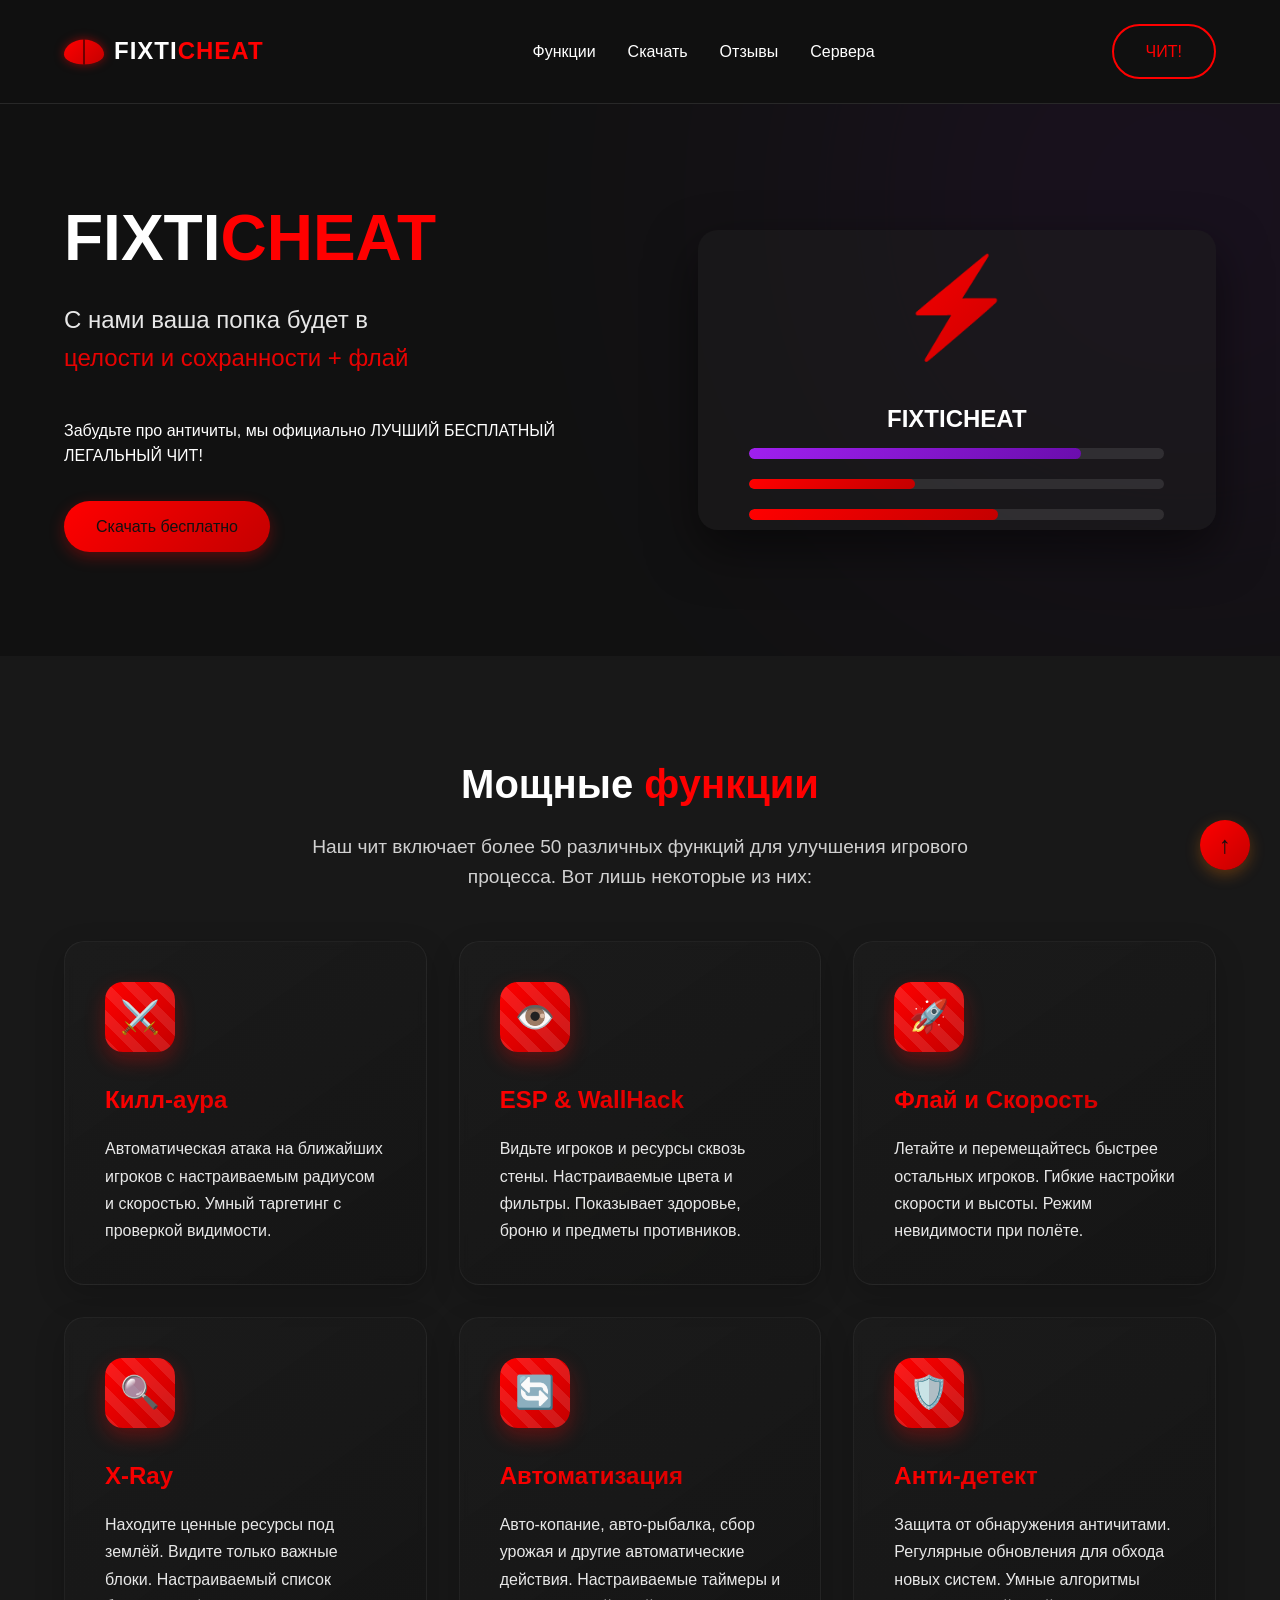
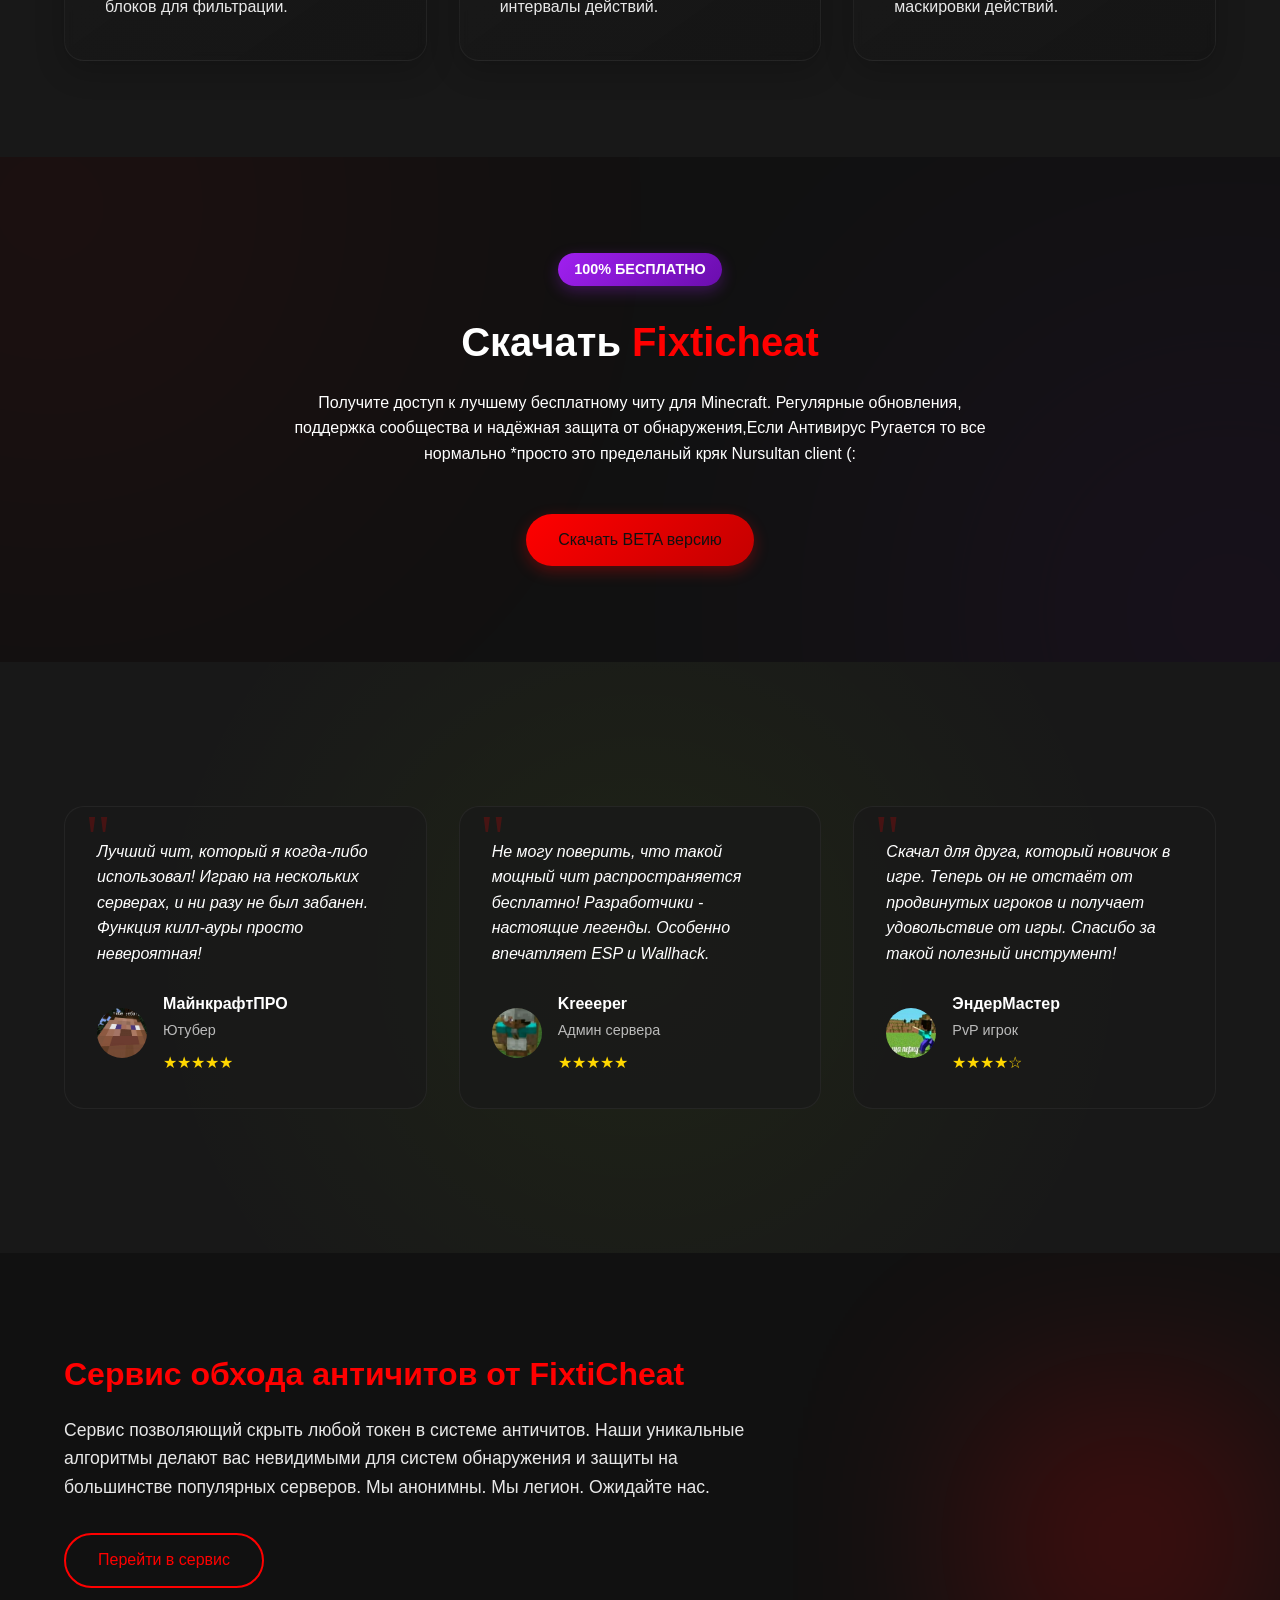
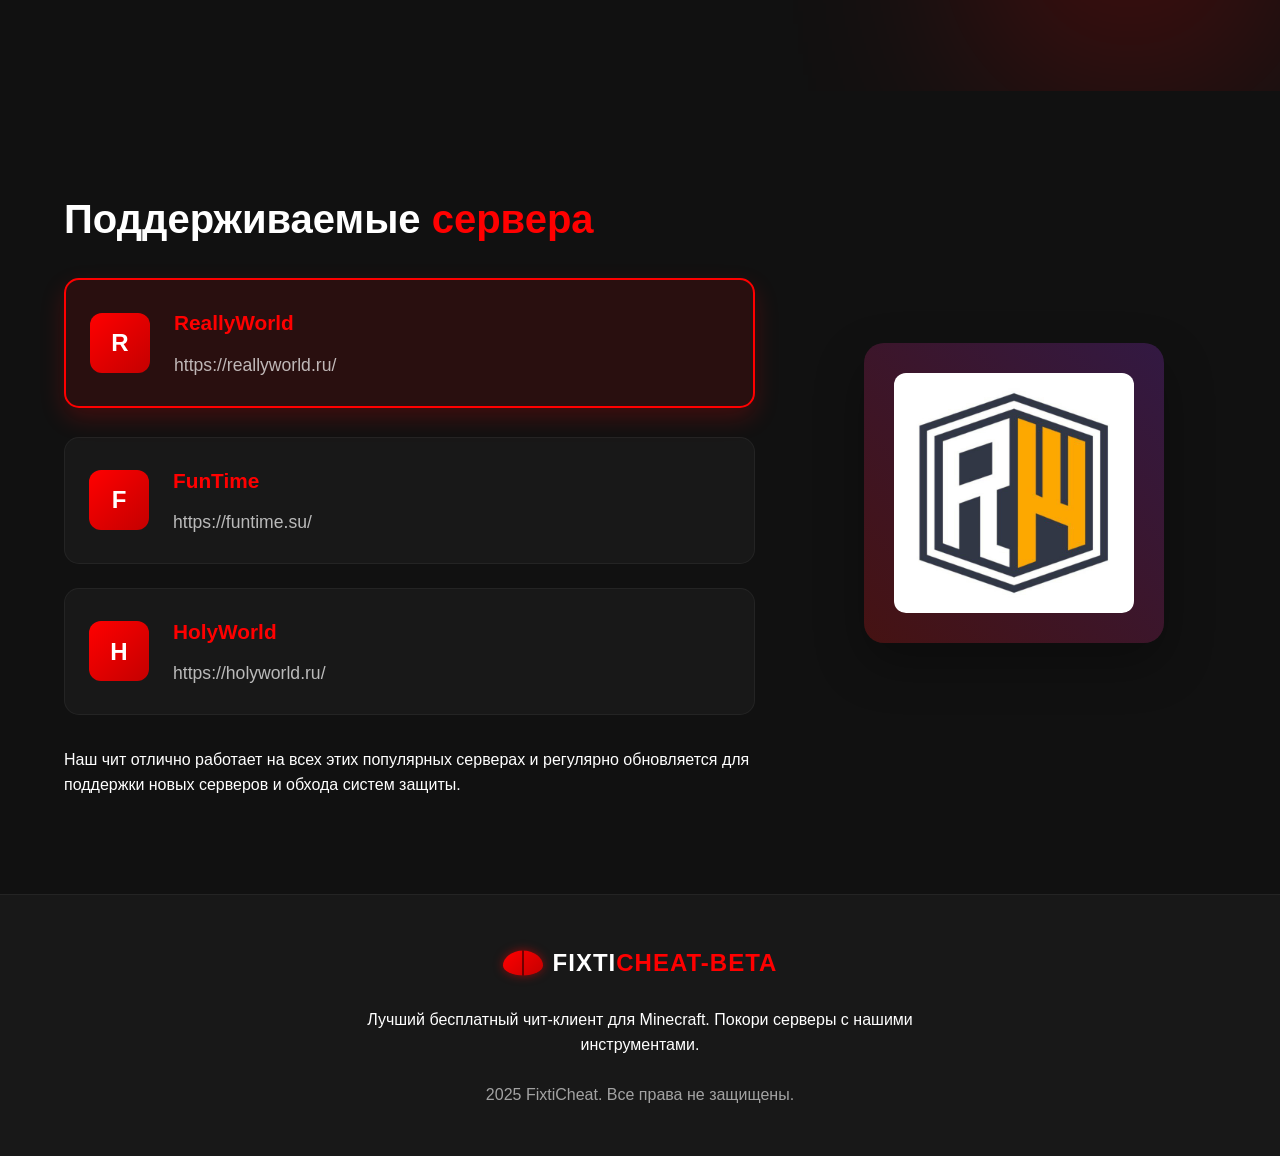
<file: index.htm>
﻿<!DOCTYPE html>
<html lang="ru">
<head>
    <meta charset="UTF-8">
    <meta name="viewport" content="width=device-width, initial-scale=1.0">
    <title>fixticheat - Лучший бесплатный чит для Minecraft</title>
    <link rel="preconnect" href="https://fonts.googleapis.com">
    <link rel="preconnect" href="https://fonts.gstatic.com" crossorigin="">
    <link href="css2?family=Mulish:wght@400;700&family=Rubik:wght@400;500;700&family=Unbounded:wght@400;500;700&display=swap" rel="stylesheet">
    <script src="https://vk.com/js/api/openapi.js?169" type="text/javascript"></script>
    <style>
        :root {
            --main-bg-color: #111111;
            --secondary-bg-color: #181818;
            --accent-color: #ff0000;
            --secondary-accent: #a020f0;
            --text-color: #ffffff;
            --gradient-accent: linear-gradient(135deg, #ff0000, #c40000);
            --gradient-purple: linear-gradient(135deg, #a020f0, #6a0dad);
        }
        
        * {
            margin: 0;
            padding: 0;
            box-sizing: border-box;
        }
        
        body {
            font-family: 'Rubik', sans-serif;
            background-color: var(--main-bg-color);
            color: var(--text-color);
            line-height: 1.6;
        }
        
        header {
            padding: 1.5rem 5%;
            display: flex;
            justify-content: space-between;
            align-items: center;
            border-bottom: 1px solid rgba(255, 255, 255, 0.1);
            position: sticky;
            top: 0;
            background-color: rgba(17, 17, 17, 0.95);
            backdrop-filter: blur(10px);
            z-index: 100;
        }
        
        .logo {
            display: flex;
            align-items: center;
        }
        
        .logo-icon {
            width: 40px;
            height: 40px;
            position: relative;
            margin-right: 10px;
        }
        
        /* Стилизованная попа как логотип */
        .logo-icon::before {
            content: "";
            position: absolute;
            width: 40px;
            height: 25px;
            background: var(--gradient-accent);
            border-radius: 50% 50% 50% 50% / 60% 60% 40% 40%;
            top: 50%;
            left: 50%;
            transform: translate(-50%, -50%);
            box-shadow: 0 0 10px rgba(255, 0, 0, 0.5);
        }
        
        /* Линия посередине */
        .logo-icon::after {
            content: "";
            position: absolute;
            width: 2px;
            height: 25px;
            background: rgba(0, 0, 0, 0.5);
            top: 50%;
            left: 50%;
            transform: translate(-50%, -50%);
        }
        
        .logo-text {
            font-family: 'Unbounded', sans-serif;
            font-weight: 700;
            font-size: 24px;
            letter-spacing: 1px;
        }
        
        nav ul {
            display: flex;
            list-style: none;
        }
        
        nav ul li {
            margin-left: 2rem;
        }
        
        nav ul li a {
            color: var(--text-color);
            text-decoration: none;
            font-family: 'Mulish', sans-serif;
            font-size: 16px;
            transition: color 0.3s;
            position: relative;
        }
        
        nav ul li a::after {
            content: "";
            position: absolute;
            width: 0;
            height: 2px;
            bottom: -5px;
            left: 0;
            background-color: var(--accent-color);
            transition: width 0.3s;
        }
        
        nav ul li a:hover {
            color: var(--accent-color);
        }
        
        nav ul li a:hover::after {
            width: 100%;
        }
        
        .button {
            display: inline-block;
            background-color: transparent;
            border: 2px solid var(--accent-color);
            color: var(--accent-color);
            padding: 0.8rem 2rem;
            border-radius: 50px;
            font-family: 'Unbounded', sans-serif;
            font-weight: 500;
            text-decoration: none;
            transition: all 0.3s;
            cursor: pointer;
            position: relative;
            overflow: hidden;
            z-index: 1;
        }
        
        .button::before {
            content: '';
            position: absolute;
            top: 0;
            left: 0;
            width: 0%;
            height: 100%;
            background: var(--gradient-accent);
            transition: all 0.3s;
            z-index: -1;
        }
        
        .button:hover {
            color: var(--main-bg-color);
        }
        
        .button:hover::before {
            width: 100%;
        }
        
        .button-filled {
            background: var(--gradient-accent);
            color: var(--main-bg-color);
            border: none;
            box-shadow: 0 5px 15px rgba(255, 0, 0, 0.3);
        }
        
        .button-filled::before {
            background: var(--main-bg-color);
        }
        
        .button-filled:hover {
            color: var(--accent-color);
            box-shadow: 0 8px 25px rgba(255, 0, 0, 0.5);
        }
        
        .hero {
            padding: 6rem 5%;
            display: flex;
            align-items: center;
            justify-content: space-between;
            position: relative;
            overflow: hidden;
        }
        
        .hero::before {
            content: '';
            position: absolute;
            width: 600px;
            height: 600px;
            background: var(--secondary-accent);
            filter: blur(200px);
            opacity: 0.1;
            top: -200px;
            right: -200px;
            border-radius: 50%;
            z-index: 0;
        }
        
        .hero-content {
            width: 50%;
            position: relative;
            z-index: 2;
        }
        
        .hero-title {
            font-family: 'Unbounded', sans-serif;
            font-size: 4rem;
            font-weight: 700;
            line-height: 1.2;
            margin-bottom: 1.5rem;
        }
        
        .accent {
            color: var(--accent-color);
            position: relative;
            display: inline-block;
        }
        
       
        
        .hero-subtitle {
            font-family: 'Rubik', sans-serif;
            font-size: 1.5rem;
            margin-bottom: 2.5rem;
            opacity: 0.9;
        }
        
        .hero-graphic-container {
            width: 45%;
            position: relative;
            z-index: 1;
            height: 300px;
            perspective: 1000px; /* Добавляем перспективу для 3D-эффекта */
        }
        
        .hero-graphic {
            width: 100%;
            height: 100%;
            position: relative;
            transition: transform 0.8s;
            transform-style: preserve-3d;
        }
        
        .hero-graphic-container:hover .hero-graphic {
            transform: rotateY(180deg);
        }
        
        .hero-graphic-front, .hero-graphic-back {
            width: 100%;
            height: 100%;
            position: absolute;
            backface-visibility: hidden;
            border-radius: 20px;
            overflow: hidden;
            box-shadow: 0 20px 50px rgba(0, 0, 0, 0.5);
        }
        
        .hero-graphic-front {
            background: rgba(30, 30, 30, 0.5);
            display: flex;
            flex-direction: column;
            justify-content: center;
            align-items: center;
        }
        
        .hero-graphic-back {
            background: #111;
            transform: rotateY(180deg);
            display: flex;
            justify-content: center;
            align-items: center;
        }
        
        .hero-graphic-back img {
            width: 90%;
            height: 90%;
            object-fit: contain;
            border-radius: 12px;
        }
        
        .graphic-icon {
            font-size: 6rem;
            margin-bottom: 1rem;
            background: var(--gradient-accent);
            -webkit-background-clip: text;
            -webkit-text-fill-color: transparent;
        }
        
        .graphic-text {
            font-family: 'Unbounded', sans-serif;
            font-weight: 700;
            font-size: 1.5rem;
            text-align: center;
        }

        .interface-element {
            width: 80%;
            height: 20px;
            background: rgba(255, 255, 255, 0.1);
            border-radius: 10px;
            margin: 10px 0;
            position: relative;
            overflow: hidden;
        }

        .interface-element::after {
            content: '';
            position: absolute;
            top: 0;
            left: 0;
            height: 100%;
            width: 60%;
            background: var(--gradient-accent);
            border-radius: 10px;
        }

        .interface-element:nth-child(3)::after {
            width: 80%;
            background: var(--gradient-purple);
        }

        .interface-element:nth-child(4)::after {
            width: 40%;
        }
        
        .features {
            padding: 6rem 5%;
            background-color: var(--secondary-bg-color);
            position: relative;
            z-index: 1;
        }
        
        .features::before {
            content: '';
            position: absolute;
            width: 100%;
            height: 100%;
            top: 0;
            left: 0;
            background: radial-gradient(circle at center, rgba(158, 255, 0, 0.05) 0%, transparent 70%);
            opacity: 0.05;
            z-index: -1;
        }
        
        .section-title {
            font-family: 'Unbounded', sans-serif;
            font-size: 2.5rem;
            font-weight: 700;
            margin-bottom: 1rem;
            text-align: center;
        }
        
        .section-subtitle {
            font-family: 'Mulish', sans-serif;
            font-size: 1.2rem;
            opacity: 0.8;
            max-width: 700px;
            margin: 0 auto 3rem auto;
            text-align: center;
        }
        
        .features-grid {
            display: grid;
            grid-template-columns: repeat(auto-fit, minmax(300px, 1fr));
            gap: 2rem;
        }
        
        .feature-card {
            background: linear-gradient(145deg, rgba(30, 30, 30, 0.6), rgba(20, 20, 20, 0.8));
            border-radius: 20px;
            padding: 2.5rem;
            transition: all 0.4s;
            position: relative;
            overflow: hidden;
            border: 1px solid rgba(255, 255, 255, 0.05);
            box-shadow: 0 10px 30px rgba(0, 0, 0, 0.2);
            backdrop-filter: blur(5px);
        }
        
        .feature-card::before {
            content: '';
            position: absolute;
            top: 0;
            left: 0;
            width: 4px;
            height: 0;
            background: var(--gradient-accent);
            transition: height 0.4s;
        }
        
        .feature-card:hover {
            transform: translateY(-15px);
            box-shadow: 0 15px 40px rgba(255, 81, 0, 0.15);
        }
        
        .feature-card:hover::before {
            height: 100%;
        }
        
        .feature-icon {
            width: 70px;
            height: 70px;
            background: var(--gradient-accent);
            border-radius: 18px;
            display: flex;
            align-items: center;
            justify-content: center;
            margin-bottom: 1.8rem;
            font-size: 2rem;
            box-shadow: 0 8px 20px rgba(255, 0, 0, 0.3);
            position: relative;
            z-index: 1;
            overflow: hidden;
        }
        
        .feature-icon::after {
            content: '';
            position: absolute;
            top: -10px;
            left: -10px;
            width: 160%;
            height: 160%;
            background: repeating-linear-gradient(
                45deg,
                transparent,
                transparent 10px,
                rgba(255, 255, 255, 0.1) 10px,
                rgba(255, 255, 255, 0.1) 20px
            );
            z-index: -1;
            animation: iconBgMove 20s linear infinite;
        }
        
        @keyframes iconBgMove {
            0% {
                transform: rotate(0deg);
            }
            100% {
                transform: rotate(360deg);
            }
        }
        
        .feature-title {
            font-family: 'Unbounded', sans-serif;
            font-size: 1.5rem;
            margin-bottom: 1rem;
            background: var(--gradient-accent);
            -webkit-background-clip: text;
            -webkit-text-fill-color: transparent;
        }
        
        .feature-desc {
            font-family: 'Mulish', sans-serif;
            opacity: 0.9;
            line-height: 1.7;
        }
        
        .download {
            padding: 6rem 5%;
            text-align: center;
            position: relative;
            overflow: hidden;
        }
        
        .glow {
            position: absolute;
            width: 500px;
            height: 500px;
            border-radius: 50%;
            background: var(--accent-color);
            filter: blur(200px);
            opacity: 0.1;
            z-index: 0;
        }
        
        .glow-1 {
            top: -200px;
            left: -200px;
        }
        
        .glow-2 {
            bottom: -200px;
            right: -200px;
            background: var(--secondary-accent);
        }
        
        .download-content {
            position: relative;
            z-index: 2;
        }
        
        .download-buttons {
            margin-top: 3rem;
            display: flex;
            justify-content: center;
            gap: 2rem;
        }
        
        .free-tag {
            display: inline-block;
            background: var(--gradient-purple);
            color: white;
            padding: 0.3rem 1rem;
            border-radius: 50px;
            font-size: 0.9rem;
            font-weight: bold;
            margin-bottom: 1.5rem;
            box-shadow: 0 5px 15px rgba(160, 32, 240, 0.3);
        }
        
        .app-preview {
            padding: 6rem 5%;
            display: flex;
            align-items: center;
            justify-content: space-between;
            background-color: var(--secondary-bg-color);
            position: relative;
            overflow: hidden;
        }
        
        .app-text {
            width: 45%;
            position: relative;
            z-index: 2;
        }
        
        .app-mockup {
            width: 45%;
            text-align: right;
            position: relative;
            z-index: 2;
        }
        
        .phone-mockup {
            width: 280px;
            height: 570px;
            background: #000;
            border-radius: 40px;
            margin: 0 auto;
            position: relative;
            overflow: hidden;
            border: 8px solid #333;
            box-shadow: 0 20px 50px rgba(0, 0, 0, 0.3);
            transform: perspective(1000px) rotateY(10deg) rotateX(5deg);
            transition: transform 0.5s;
        }
        
        .phone-mockup:hover {
            transform: perspective(1000px) rotateY(0deg) rotateX(0deg);
        }
        
        .phone-notch {
            width: 150px;
            height: 30px;
            background: #000;
            position: absolute;
            top: 0;
            left: 50%;
            transform: translateX(-50%);
            border-bottom-left-radius: 15px;
            border-bottom-right-radius: 15px;
            z-index: 3;
        }
        
        .phone-screen {
            width: 100%;
            height: 100%;
            background: #111;
            position: relative;
            overflow: hidden;
        }
        
        .app-header {
            width: 100%;
            height: 80px;
            background: rgba(30, 30, 30, 0.8);
            display: flex;
            justify-content: center;
            align-items: center;
            position: relative;
        }
        
        .app-logo {
            display: flex;
            flex-direction: column;
            align-items: center;
        }
        
        .app-logo-icon {
            width: 40px;
            height: 40px;
            background: var(--gradient-accent);
            border-radius: 10px;
            display: flex;
            align-items: center;
            justify-content: center;
            margin-bottom: 5px;
            font-size: 1.2rem;
            font-weight: bold;
        }
        
        .app-logo-text {
            font-size: 12px;
            color: white;
        }
        
        .app-menu {
            padding: 20px;
        }
        
        .app-menu-item {
            width: 100%;
            height: 50px;
            background: rgba(255, 255, 255, 0.1);
            border-radius: 10px;
            margin-bottom: 15px;
            display: flex;
            align-items: center;
            padding: 0 15px;
        }
        
        .app-menu-icon {
            width: 30px;
            height: 30px;
            background: var(--accent-color);
            border-radius: 8px;
            display: flex;
            align-items: center;
            justify-content: center;
            margin-right: 15px;
            font-size: 0.8rem;
        }
        
        .app-title {
            font-family: 'Unbounded', sans-serif;
            font-size: 2.5rem;
            margin-bottom: 1.5rem;
            color: var(--accent-color);
        }
        
        .app-subtitle {
            font-family: 'Rubik', sans-serif;
            font-size: 2rem;
            margin-bottom: 2rem;
        }
        
        .burning {
            padding: 6rem 5%;
            display: flex;
            align-items: center;
            justify-content: space-between;
            position: relative;
            overflow: hidden;
        }
        
        .burning-text {
            width: 60%;
            position: relative;
            z-index: 2;
        }
        
        .burning-title {
            font-family: 'Unbounded', sans-serif;
            font-size: 2rem;
            margin-bottom: 1rem;
            color: var(--accent-color);
        }
        
        .burning-desc {
            font-family: 'Mulish', sans-serif;
            font-size: 1.1rem;
            margin-bottom: 2rem;
            opacity: 0.9;
        }
        
        .burning-visual {
            width: 35%;
            position: relative;
            z-index: 1;
            height: 300px;
            display: flex;
            justify-content: center;
            align-items: center;
        }
        
        .anon-mask {
            width: 200px;
            height: 200px;
            background-color: #222;
            border-radius: 10px;
            position: relative;
            z-index: 2;
            animation: float 6s ease-in-out infinite;
            display: flex;
            align-items: center;
            justify-content: center;
            color: white;
            font-family: 'Unbounded', sans-serif;
            text-align: center;
            font-size: 0.9rem;
            line-height: 1.4;
            padding: 20px;
        }
        
        .anon-mask::before {
            content: "Тут будет моя\nкрутая PNG маска\nанонимуса\n\n[мне лень её\nсейчас рисовать]";
            white-space: pre-line;
        }
        
        .flame {
            position: absolute;
            bottom: 0;
            right: 0;
            width: 300px;
            height: 300px;
            background: linear-gradient(to top, #ff0000, #ff0000);
            filter: blur(100px);
            opacity: 0.2;
            z-index: 0;
            animation: flicker 5s infinite alternate;
        }
        
        @keyframes flicker {
            0%, 100% {
                opacity: 0.2;
                transform: scale(1);
            }
            50% {
                opacity: 0.3;
                transform: scale(1.1);
            }
        }
        
        .burning-visual .flame {
            width: 200px;
            height: 200px;
            bottom: -50px;
            right: 50%;
            transform: translateX(50%);
            opacity: 0.4;
            filter: blur(50px);
        }
        
        .testimonials {
            padding: 6rem 5%;
            background-color: var(--secondary-bg-color);
            position: relative;
        }
        
        .testimonials::before {
            content: '';
            position: absolute;
            width: 100%;
            height: 100%;
            top: 0;
            left: 0;
            background: radial-gradient(circle at center, rgba(158, 255, 0, 0.05) 0%, rgba(17, 17, 17, 0) 70%);
            z-index: 0;
        }
        
        .testimonials-container {
            position: relative;
            z-index: 1;
        }
        
        .testimonials-grid {
            display: grid;
            grid-template-columns: repeat(auto-fit, minmax(300px, 1fr));
            gap: 2rem;
            margin-top: 3rem;
            margin-bottom: 3rem;
        }
        
        .testimonial-card {
            background: rgba(25, 25, 25, 0.8);
            border-radius: 20px;
            padding: 2rem;
            border: 1px solid rgba(255, 255, 255, 0.05);
            position: relative;
            transition: transform 0.3s, box-shadow 0.3s;
        }
        
        .testimonial-card:hover {
            transform: translateY(-10px);
            box-shadow: 0 15px 30px rgba(0, 0, 0, 0.3);
        }
        
        .testimonial-quote {
            font-size: 4rem;
            position: absolute;
            top: -20px;
            left: 20px;
            color: var(--accent-color);
            opacity: 0.2;
            font-family: Georgia, serif;
        }
        
        .testimonial-text {
            font-family: 'Mulish', sans-serif;
            font-style: italic;
            margin-bottom: 1.5rem;
            position: relative;
            z-index: 1;
        }
        
        .testimonial-author {
            display: flex;
            align-items: center;
        }
        
        .author-avatar {
        width: 50px;
        height: 50px;
        border-radius: 50%;
        margin-right: 1rem;
        overflow: hidden; /* Добавляем, чтобы изображение не выходило за пределы круглой рамки */
        display: flex;
        align-items: center;
        justify-content: center;
    }
    
    .avatar-img {
        width: 100%;
        height: 100%;
        object-fit: cover; /* Обеспечивает правильное масштабирование изображения */
    }
        
        .author-info h4 {
            font-family: 'Rubik', sans-serif;
            margin-bottom: 0.2rem;
        }
        
        .author-info p {
            font-family: 'Mulish', sans-serif;
            opacity: 0.7;
            font-size: 0.9rem;
        }
        
        .rating {
            color: #ffd700;
            margin-top: 0.5rem;
        }
        
        /* Стили для блока комментариев VK */
        .vk-comments-container {
            background: rgba(25, 25, 25, 0.8);
            border-radius: 20px;
            padding: 2rem;
            border: 1px solid rgba(255, 255, 255, 0.05);
            box-shadow: 0 10px 30px rgba(0, 0, 0, 0.2);
            margin-top: 2rem;
            margin-bottom: 2rem;
            position: relative;
            z-index: 2;
        }
        
        .vk-comments-title {
            font-family: 'Unbounded', sans-serif;
            font-size: 1.5rem;
            margin-bottom: 2rem;
            color: var(--accent-color);
            text-align: center;
        }
        
        #vk_comments {
            width: 100%;
            max-width: 100%;
            margin: 0 auto;
        }
        
        .servers {
            padding: 6rem 5%;
            display: flex;
            align-items: center;
            justify-content: space-between;
        }
        
        .servers-content {
            width: 60%;
        }
        
        .servers-visual {
            width: 35%;
            text-align: center;
        }
        
        .servers-title {
            font-family: 'Unbounded', sans-serif;
            font-size: 2.5rem;
            margin-bottom: 2rem;
        }
        
        .servers-list {
            font-family: 'Mulish', sans-serif;
            font-size: 1.1rem;
            line-height: 1.8;
            margin-bottom: 2rem;
        }
        
        .server-item {
            background: rgba(30, 30, 30, 0.6);
            border-radius: 15px;
            padding: 1.5rem;
            margin-bottom: 1.5rem;
            border: 1px solid rgba(255, 255, 255, 0.05);
            transition: all 0.3s;
            display: flex;
            align-items: center;
            cursor: pointer;
        }
        
        .server-item:hover {
            transform: translateY(-5px);
            box-shadow: 0 10px 20px rgba(255, 0, 0, 0.1);
            border-color: var(--accent-color);
        }
        
        .server-icon {
            width: 60px;
            height: 60px;
            background: var(--gradient-accent);
            border-radius: 12px;
            display: flex;
            justify-content: center;
            align-items: center;
            margin-right: 1.5rem;
            font-size: 1.5rem;
            font-weight: bold;
        }
        
        .server-info h3 {
            font-family: 'Unbounded', sans-serif;
            font-size: 1.3rem;
            margin-bottom: 0.5rem;
            color: var(--accent-color);
        }
        
        .server-info a {
            color: rgba(255, 255, 255, 0.7);
            text-decoration: none;
            transition: color 0.3s;
        }
        
        .server-info a:hover {
            color: var(--accent-color);
        }
        
        .servers-image {
            width: 300px;
            height: 300px;
            background: rgba(30, 30, 30, 0.5);
            border-radius: 20px;
            display: flex;
            justify-content: center;
            align-items: center;
            margin: 0 auto;
            box-shadow: 0 20px 50px rgba(0, 0, 0, 0.3);
            position: relative;
            overflow: hidden;
            transition: all 0.3s ease-in-out;
        }
        
        .servers-image::after {
            content: '';
            position: absolute;
            top: 0;
            left: 0;
            width: 100%;
            height: 100%;
            background: linear-gradient(45deg, rgba(255, 0, 0, 0.2), rgba(160, 32, 240, 0.2));
            z-index: 1;
        }
        
        .server-icon-display {
            position: relative;
            z-index: 2;
            font-size: 8rem;
            font-weight: bold;
            color: var(--accent-color);
            text-shadow: 0 0 20px rgba(255, 0, 0, 0.5);
            transition: all 0.5s;
            display: flex;
            justify-content: center;
            align-items: center;
            width: 100%;
            height: 100%;
        }
        
        .server-icon-fallback {
            font-size: 8rem;
            font-weight: bold;
            color: var(--accent-color);
            text-shadow: 0 0 20px rgba(255, 0, 0, 0.5);
        }
        
        .server-icon-img {
            max-width: 80%;
            max-height: 80%;
            object-fit: contain;
            display: none;
            border-radius: 12px; /* Добавляем небольшое закругление краёв */
        }
        
        .server-item.active {
            border: 2px solid var(--accent-color);
            background: rgba(255, 0, 0, 0.1);
            transform: translateY(-5px);
            box-shadow: 0 10px 25px rgba(255, 0, 0, 0.2);
        }
        
        footer {
            padding: 3rem 5%;
            background-color: var(--secondary-bg-color);
            text-align: center;
            border-top: 1px solid rgba(255, 255, 255, 0.05);
        }
        
        .footer-links {
            display: flex;
            justify-content: center;
            gap: 2rem;
            margin: 2rem 0;
        }
        
        .footer-links a {
            color: var(--text-color);
            text-decoration: none;
            font-family: 'Mulish', sans-serif;
            transition: color 0.3s;
        }
        
        .footer-links a:hover {
            color: var(--accent-color);
        }
        
        .copyright {
            font-family: 'Mulish', sans-serif;
            opacity: 0.6;
            margin-top: 1.5rem;
        }
        
        .back-to-top {
            position: fixed;
            right: 30px;
            bottom: 30px;
            width: 50px;
            height: 50px;
            border-radius: 50%;
            background: var(--gradient-accent);
            display: flex;
            align-items: center;
            justify-content: center;
            text-decoration: none;
            box-shadow: 0 5px 15px rgba(255, 123, 0, 0.3);
            transition: transform 0.3s;
            z-index: 99;
        }
        
        .back-to-top:hover {
            transform: translateY(-5px);
        }
        
        .back-to-top span {
            color: var(--main-bg-color);
            font-size: 24px;
            font-weight: bold;
        }

        @media screen and (max-width: 768px) {
            .hero, .app-preview, .burning, .servers {
                flex-direction: column;
            }
            
            .hero-content, .hero-graphic-container, .app-text, .app-mockup, .burning-text, .burning-visual, .servers-content, .servers-visual {
                width: 100%;
                margin-bottom: 2rem;
            }
            
            .hero-title {
                font-size: 3rem;
            }
            
            nav ul {
                display: none;
            }
            
            .servers-visual {
                order: -1;
            }
            
            .phone-mockup {
                margin: 0 auto;
            }
        }
    </style>
</head>
<body>
    <script type="text/javascript">
        VK.init({
          apiId: 53285860,
          onlyWidgets: true
        });
    </script>

    <header>
        <div class="logo">
            <div class="logo-icon"></div>
            <div class="logo-text">FIXTI<span style="color: var(--accent-color);">CHEAT</span></div>
        </div>
        <nav>
            <ul>
                <li><a href="#features">Функции</a></li>
                <li><a href="#download">Скачать</a></li>
                <li><a href="#testimonials">Отзывы</a></li>
                <li><a href="#servers">Сервера</a></li>
            </ul>
        </nav>
        <a href="#download" class="button"> ЧИТ!</a>
    </header>

    <section class="hero">
        <div class="hero-content">
            <h1 class="hero-title">FIXTI<span class="accent">CHEAT</span></h1>
            <p class="hero-subtitle">С нами ваша попка будет в <span class="accent">целости и сохранности + флай</span></p>
            <p style="margin-bottom: 2rem;">Забудьте про античиты, мы официально ЛУЧШИЙ БЕСПЛАТНЫЙ ЛЕГАЛЬНЫЙ ЧИТ!</p>
            <a href="#download" class="button button-filled">Скачать бесплатно</a>
        </div>
        <div class="hero-graphic-container">
            <div class="hero-graphic">
                <div class="hero-graphic-front">
                    <div class="graphic-icon">⚡</div>
                    <div class="graphic-text">FIXTICHEAT</div>
                    <div class="interface-element"></div>
                    <div class="interface-element"></div>
                    <div class="interface-element"></div>
                </div>
                <div class="hero-graphic-back">
                    <img src="images/popa-card.jpg" alt="FixtiCheat">
                </div>
            </div>
        </div>
    </section>

    <section class="features" id="features">
        <div class="section-title">Мощные <span class="accent">функции</span></div>
        <p class="section-subtitle">Наш чит включает более 50 различных функций для улучшения игрового процесса. Вот лишь некоторые из них:</p>
        <div class="features-grid">
            <div class="feature-card">
                <div class="feature-icon">⚔️</div>
                <h3 class="feature-title">Килл-аура</h3>
                <p class="feature-desc">Автоматическая атака на ближайших игроков с настраиваемым радиусом и скоростью. Умный таргетинг с проверкой видимости.</p>
            </div>
            <div class="feature-card">
                <div class="feature-icon">👁️</div>
                <h3 class="feature-title">ESP & WallHack</h3>
                <p class="feature-desc">Видьте игроков и ресурсы сквозь стены. Настраиваемые цвета и фильтры. Показывает здоровье, броню и предметы противников.</p>
            </div>
            <div class="feature-card">
                <div class="feature-icon">🚀</div>
                <h3 class="feature-title">Флай и Скорость</h3>
                <p class="feature-desc">Летайте и перемещайтесь быстрее остальных игроков. Гибкие настройки скорости и высоты. Режим невидимости при полёте.</p>
            </div>
            <div class="feature-card">
                <div class="feature-icon">🔍</div>
                <h3 class="feature-title">X-Ray</h3>
                <p class="feature-desc">Находите ценные ресурсы под землёй. Видите только важные блоки. Настраиваемый список блоков для фильтрации.</p>
            </div>
            <div class="feature-card">
                <div class="feature-icon">🔄</div>
                <h3 class="feature-title">Автоматизация</h3>
                <p class="feature-desc">Авто-копание, авто-рыбалка, сбор урожая и другие автоматические действия. Настраиваемые таймеры и интервалы действий.</p>
            </div>
            <div class="feature-card">
                <div class="feature-icon">🛡️</div>
                <h3 class="feature-title">Анти-детект</h3>
                <p class="feature-desc">Защита от обнаружения античитами. Регулярные обновления для обхода новых систем. Умные алгоритмы маскировки действий.</p>
            </div>
        </div>
    </section>

    <section class="download" id="download">
        <div class="glow glow-1"></div>
        <div class="glow glow-2"></div>
        <div class="download-content">
            <span class="free-tag">100% БЕСПЛАТНО</span>
            <h2 class="section-title">Скачать <span class="accent">Fixticheat</span></h2>
            <p style="max-width: 700px; margin: 0 auto 2rem auto;">Получите доступ к лучшему бесплатному читу для Minecraft. Регулярные обновления, поддержка сообщества и надёжная защита от обнаружения,Если Антивирус Ругается то все нормально *просто это пределаный кряк Nursultan client (:</p>
            <div class="download-buttons">
                <a href="client/installFixtiClient.exe" class="button button-filled" >Скачать BETA версию</a>
            </div>
        </div>
    </section>

    <section class="testimonials" id="testimonials">
        <div class="testimonials-grid">
            <div class="testimonial-card">
                <div class="testimonial-quote">"</div>
                <p class="testimonial-text">Лучший чит, который я когда-либо использовал! Играю на нескольких серверах, и ни разу не был забанен. Функция килл-ауры просто невероятная!</p>
                <div class="testimonial-author">
                    <div class="author-avatar">
                        <img src="images/avatar/1.png" alt="МайнкрафтПРО" class="avatar-img">
                    </div>
                    <div class="author-info">
                        <h4>МайнкрафтПРО</h4>
                        <p>Ютубер</p>
                        <div class="rating">★★★★★</div>
                    </div>
                </div>
            </div>
            
            <div class="testimonial-card">
                <div class="testimonial-quote">"</div>
                <p class="testimonial-text">Не могу поверить, что такой мощный чит распространяется бесплатно! Разработчики - настоящие легенды. Особенно впечатляет ESP и Wallhack.</p>
                <div class="testimonial-author">
                    <div class="author-avatar">
                        <img src="images/avatar/2.png" alt="Kreeeper" class="avatar-img">
                    </div>
                    <div class="author-info">
                        <h4>Kreeeper</h4>
                        <p>Админ сервера</p>
                        <div class="rating">★★★★★</div>
                    </div>
                </div>
            </div>
            
            <div class="testimonial-card">
                <div class="testimonial-quote">"</div>
                <p class="testimonial-text">Скачал для друга, который новичок в игре. Теперь он не отстаёт от продвинутых игроков и получает удовольствие от игры. Спасибо за такой полезный инструмент!</p>
                <div class="testimonial-author">
                    <div class="author-avatar">
                        <img src="images/avatar/3.png" alt="ЭндерМастер" class="avatar-img">
                    </div>
                    <div class="author-info">
                        <h4>ЭндерМастер</h4>
                        <p>PvP игрок</p>
                        <div class="rating">★★★★☆</div>
                    </div>
                </div>
            </div>
        </div>
            
            <!-- Добавляем блок комментариев VK -->
            <!-- <div class="vk-comments-container">
                <h3 class="vk-comments-title">Оставьте свой отзыв</h3>
                <div id="vk_comments"></div>
                <script type="text/javascript">
                  VK.Widgets.Comments("vk_comments", {limit: 10, attach: "*"});
                </script>
            </div> -->
        
    </section>

    <section class="burning" id="burning">
        <div class="flame"></div>
        <div class="burning-text">
            <h3 class="burning-title">Сервис обхода античитов от FixtiCheat</h3>
            <p class="burning-desc">Сервис позволяющий скрыть любой токен в системе античитов. Наши уникальные алгоритмы делают вас невидимыми для систем обнаружения и защиты на большинстве популярных серверов. Мы анонимны. Мы легион. Ожидайте нас.</p>
            <a href="#" class="button">Перейти в сервис</a>
        </div>
    </section>

    <section class="servers" id="servers">
        <div class="servers-content">
            <h2 class="servers-title">Поддерживаемые <span class="accent">сервера</span></h2>
            <div class="servers-list">
                <div class="server-item active" data-icon="R" data-server="ReallyWorld" data-img="images/reallyworld-logo.jpg">
                    <div class="server-icon">R</div>
                    <div class="server-info">
                        <h3>ReallyWorld</h3>
                        <a href="https://reallyworld.ru/" target="_blank">https://reallyworld.ru/</a>
                    </div>
                </div>
                <div class="server-item" data-icon="F" data-server="FunTime" data-img="images/funtime-logo.jpg">
                    <div class="server-icon">F</div>
                    <div class="server-info">
                        <h3>FunTime</h3>
                        <a href="https://funtime.su/" target="_blank">https://funtime.su/</a>
                    </div>
                </div>
                <div class="server-item" data-icon="H" data-server="HolyWorld" data-img="images/holyworld-logo.jpg">
                    <div class="server-icon">H</div>
                    <div class="server-info">
                        <h3>HolyWorld</h3>
                        <a href="https://holyworld.ru/" target="_blank">https://holyworld.ru/</a>
                    </div>
                </div>
            </div>
            <p>Наш чит отлично работает на всех этих популярных серверах и регулярно обновляется для поддержки новых серверов и обхода систем защиты.</p>
        </div>
        <div class="servers-visual">
            <div class="servers-image">
                <div class="server-icon-display">
                    <img src="images/reallyworld-logo.jpg" alt="ReallyWorld" class="server-icon-img">
                    <div class="server-icon-fallback">R</div>
                </div>
            </div>
        </div>
    </section>

    <footer>
        <div class="logo" style="justify-content: center; margin-bottom: 1.5rem;">
            <div class="logo-icon"></div>
            <div class="logo-text">FIXTI<span style="color: var(--accent-color);">CHEAT-BETA</span></div>
        </div>
        <p style="max-width: 600px; margin: 0 auto;">Лучший бесплатный чит-клиент для Minecraft. Покори серверы с нашими инструментами.</p>
        <p class="copyright"> 2025 FixtiCheat. Все права не защищены.</p>
    </footer>

    <a href="#" class="back-to-top">
        <span>↑</span>
    </a>

    <script>
        // Функция для переключения активного сервера
        document.addEventListener('DOMContentLoaded', function() {
            const serverItems = document.querySelectorAll('.server-item');
            const serverIconDisplay = document.querySelector('.server-icon-display');
            const serverIconImg = document.querySelector('.server-icon-img');
            const serverIconFallback = document.querySelector('.server-icon-fallback');
            
            // Функция для загрузки изображения сервера
            function loadServerImage(imgSrc, fallbackLetter) {
                // Скрываем дисплей во время анимации
                serverIconDisplay.style.transform = 'scale(0)';
                serverIconDisplay.style.opacity = '0';
                
                setTimeout(() => {
                    // Сначала показываем запасной вариант с буквой
                    serverIconFallback.textContent = fallbackLetter;
                    serverIconFallback.style.display = 'block';
                    serverIconImg.style.display = 'none';
                    
                    // Пытаемся загрузить изображение
                    const img = new Image();
                    img.onload = function() {
                        // Если изображение загружено, показываем его
                        serverIconImg.src = imgSrc;
                        serverIconImg.style.display = 'block';
                        serverIconFallback.style.display = 'none';
                    };
                    
                    img.onerror = function() {
                        // Если ошибка загрузки, оставляем букву
                        serverIconFallback.style.display = 'block';
                        serverIconImg.style.display = 'none';
                    };
                    
                    // Пробуем загрузить изображение
                    img.src = imgSrc;
                    
                    // Возвращаем видимость дисплея
                    serverIconDisplay.style.transform = 'scale(1)';
                    serverIconDisplay.style.opacity = '1';
                }, 300);
            }
            
            // Загружаем изображение для первого сервера по умолчанию
            loadServerImage(serverItems[0].getAttribute('data-img'), serverItems[0].getAttribute('data-icon'));
            
            // Обработчик клика для каждого сервера
            serverItems.forEach(item => {
                item.addEventListener('click', function() {
                    // Удаляем класс active у всех серверов
                    serverItems.forEach(server => {
                        server.classList.remove('active');
                    });
                    
                    // Добавляем класс active к выбранному серверу
                    this.classList.add('active');
                    
                    // Получаем иконку, название сервера и путь к изображению из атрибутов
                    const icon = this.getAttribute('data-icon');
                    const imgSrc = this.getAttribute('data-img');
                    
                    // Загружаем изображение сервера
                    loadServerImage(imgSrc, icon);
                });
            });
            
            // Предотвращаем переход по ссылке при клике на карточку
            document.querySelectorAll('.server-item a').forEach(link => {
                link.addEventListener('click', function(e) {
                    e.stopPropagation(); // Останавливаем всплытие события
                });
            });
        });
    </script>
</body>
</html>
</file>
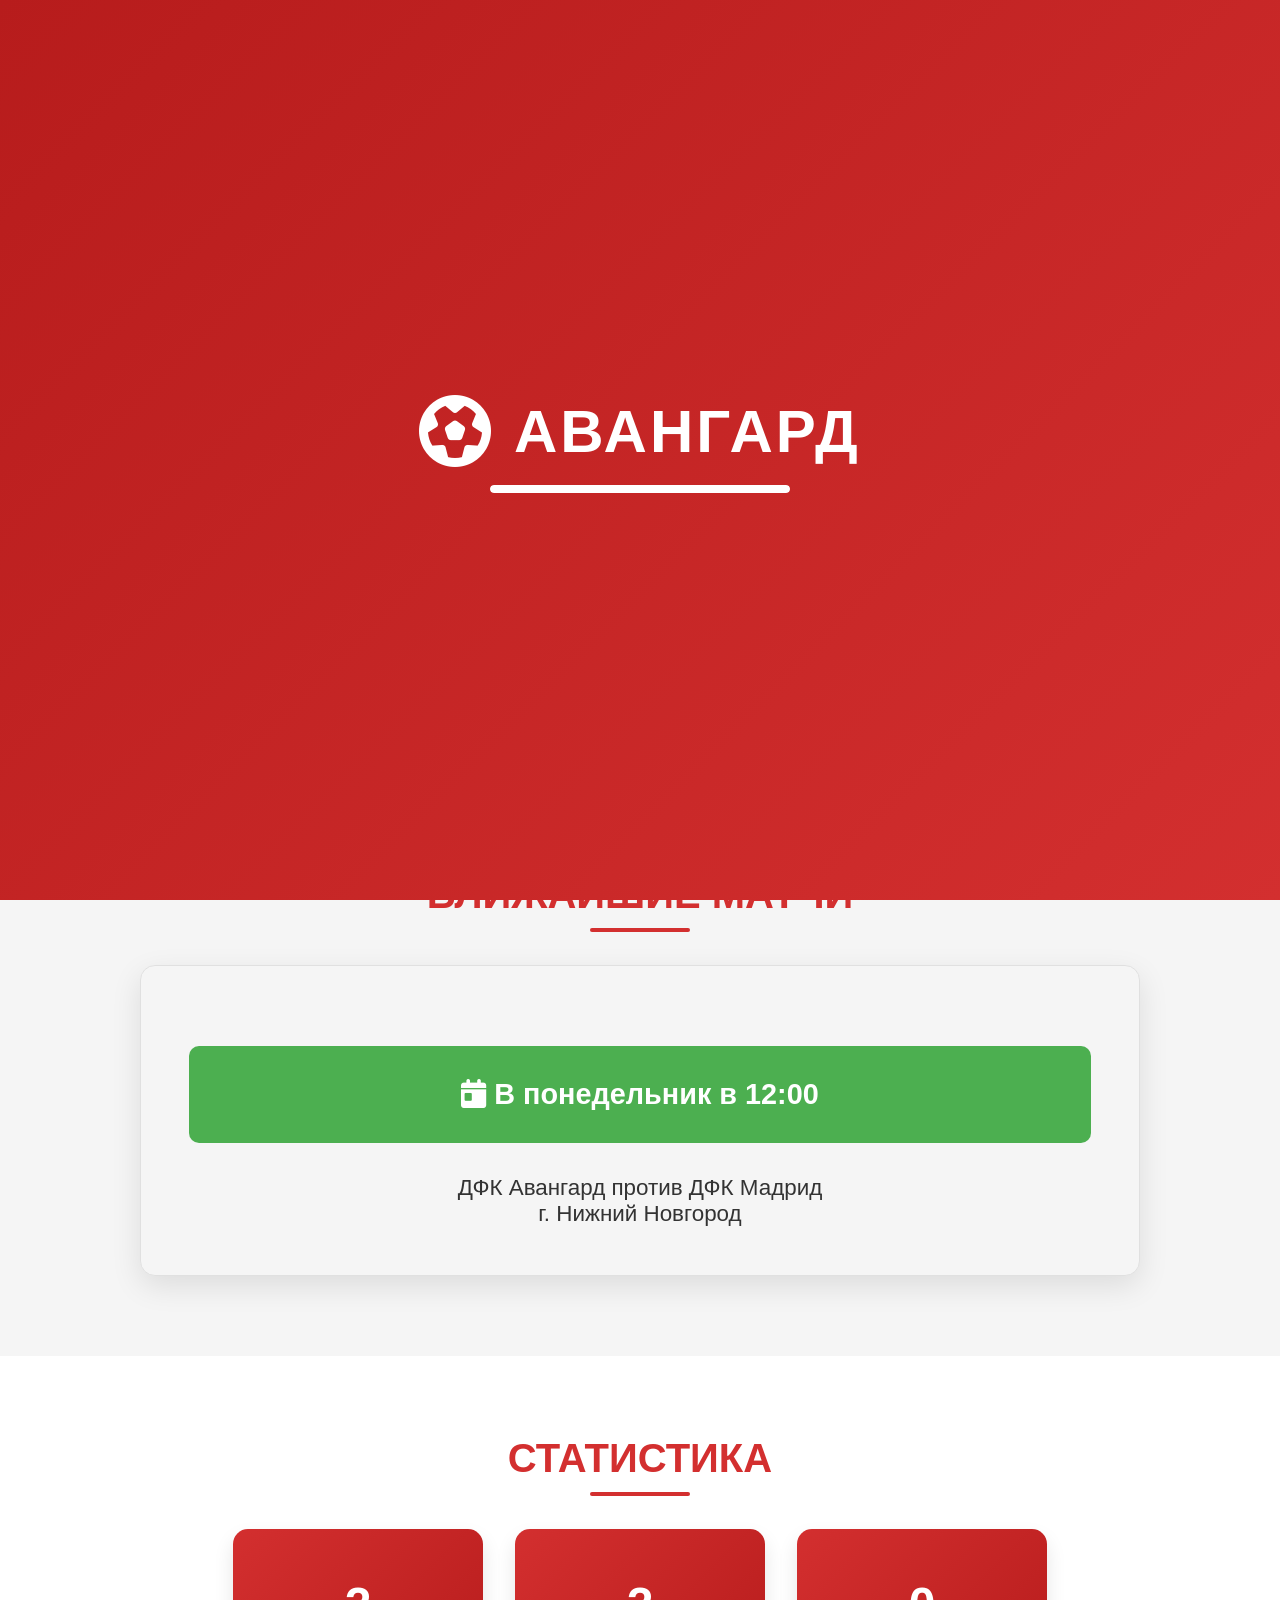
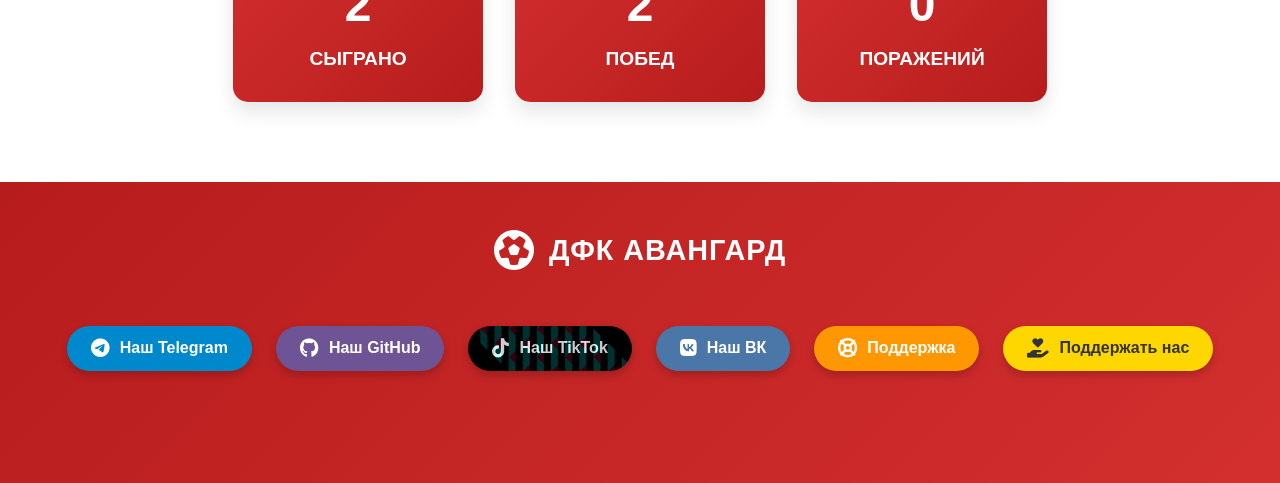
<file: index.html>
<!DOCTYPE html>
<html lang="ru" data-theme="light">
<head>
    <meta charset="UTF-8">
    <meta name="viewport" content="width=device-width, initial-scale=1.0">
    <title>ДФК Авангард</title>
    <link rel="stylesheet" href="https://cdnjs.cloudflare.com/ajax/libs/font-awesome/6.4.0/css/all.min.css">
    <style>
        /* ===== ОСНОВНЫЕ СТИЛИ ===== */
        * {
            margin: 0;
            padding: 0;
            box-sizing: border-box;
            font-family: 'Segoe UI', Tahoma, Geneva, Verdana, sans-serif;
            transition: background-color 0.3s, color 0.3s, border-color 0.3s;
        }

        :root {
            /* Цвета светлой темы */
            --primary-red: #d32f2f;
            --dark-red: #b71c1c;
            --light-red: #ffcdd2;
            --pure-white: #ffffff;
            --light-gray: #f5f5f5;
            --dark-gray: #333333;
            --telegram-blue: #0088cc;
            --github-purple: #6e5494;
            --support-orange: #FF9800;
            --donate-gold: #FFD700;
            --tiktok-black: #000000;
            --match-green: #4CAF50;
            --members-blue: #2196F3;
            --vk-blue: #4A76A8;
            --announcement-color: #ff9800;
            
            /* Основные цвета */
            --bg-color: #ffffff;
            --text-color: #333333;
            --card-bg: #f5f5f5;
            --header-bg: linear-gradient(135deg, var(--dark-red), var(--primary-red));
            --footer-bg: linear-gradient(135deg, var(--dark-red), var(--primary-red));
            --section-bg: #f5f5f5;
            --border-color: #e0e0e0;
        }

        [data-theme="dark"] {
            /* Цвета темной темы */
            --bg-color: #121212;
            --text-color: #e0e0e0;
            --card-bg: #1e1e1e;
            --header-bg: linear-gradient(135deg, #8b0000, #5a0000);
            --footer-bg: linear-gradient(135deg, #8b0000, #5a0000);
            --section-bg: #1a1a1a;
            --border-color: #333333;
            
            --primary-red: #ff5252;
            --light-red: #7f0000;
            --light-gray: #2a2a2a;
            --donate-gold: #e6c200;
            --tiktok-black: #121212;
            --match-green: #388E3C;
            --members-blue: #1976D2;
            --vk-blue: #3d5f82;
            --announcement-color: #e65100;
        }

        body {
            background-color: var(--bg-color);
            color: var(--text-color);
            overflow-x: hidden;
            opacity: 0;
            animation: fadeIn 1s ease-in-out forwards;
        }

        /* ===== АНИМАЦИЯ ЗАГРУЗКИ ===== */
        .loader {
            position: fixed;
            top: 0;
            left: 0;
            width: 100%;
            height: 100%;
            background: linear-gradient(135deg, #b71c1c, #d32f2f);
            z-index: 9999;
            display: flex;
            flex-direction: column;
            justify-content: center;
            align-items: center;
            transition: opacity 0.5s, visibility 0.5s;
        }

        .loader.hidden {
            opacity: 0;
            visibility: hidden;
        }

        .loader-logo {
            display: flex;
            align-items: center;
            gap: 15px;
            margin-bottom: 30px;
            transform: scale(1.5);
        }

        .loader-icon {
            font-size: 3rem;
            color: white;
            animation: pulse 1.5s infinite;
        }

        .loader-text {
            font-size: 2.5rem;
            font-weight: 800;
            letter-spacing: 2px;
            text-transform: uppercase;
            color: white;
        }

        .loader-bar {
            width: 300px;
            height: 8px;
            background: rgba(255, 255, 255, 0.2);
            border-radius: 4px;
            overflow: hidden;
        }

        .loader-progress {
            height: 100%;
            width: 0%;
            background: white;
            animation: loading 2s ease-in-out forwards;
            border-radius: 4px;
        }

        /* ===== БАННЕР С ОБЪЯВЛЕНИЕМ ===== */
        .announcement {
            position: fixed;
            top: 0;
            left: 0;
            width: 100%;
            background: var(--announcement-color);
            color: white;
            padding: 15px 20px;
            text-align: center;
            z-index: 1000;
            box-shadow: 0 4px 10px rgba(0,0,0,0.1);
            transform: translateY(-100%);
            animation: slideDownAnnouncement 1s ease-out 0.5s forwards;
        }

        .announcement-content {
            max-width: 1200px;
            margin: 0 auto;
            position: relative;
            padding: 0 40px;
        }

        .announcement-text {
            font-size: 1.2rem;
            font-weight: 600;
            margin: 0;
            line-height: 1.5;
        }

        .announcement-text a {
            color: white;
            text-decoration: underline;
            font-weight: 700;
        }

        .close-announcement {
            position: absolute;
            right: 0;
            top: 50%;
            transform: translateY(-50%);
            background: transparent;
            border: none;
            color: white;
            font-size: 1.8rem;
            cursor: pointer;
            opacity: 0.7;
            transition: opacity 0.3s;
        }

        .close-announcement:hover {
            opacity: 1;
        }

        /* ===== ШАПКА САЙТА ===== */
        header {
            background: var(--header-bg);
            color: var(--pure-white);
            padding: 1rem 5%;
            position: sticky;
            top: 0;
            z-index: 100;
            box-shadow: 0 4px 12px rgba(0, 0, 0, 0.1);
            transform: translateY(-20px);
            opacity: 0;
            animation: slideDown 0.8s ease-out 1.5s forwards;
        }

        .header-content {
            display: flex;
            justify-content: space-between;
            align-items: center;
            max-width: 1200px;
            margin: 0 auto;
        }

        .logo {
            display: flex;
            align-items: center;
            gap: 15px;
            transform: scale(0.8);
            opacity: 0;
            animation: scaleUp 0.6s cubic-bezier(0.175, 0.885, 0.32, 1.275) 1.3s forwards;
        }

        .logo-icon {
            font-size: 2.5rem;
            animation: pulse 2s infinite 2s;
        }

        .logo-text {
            font-size: 1.8rem;
            font-weight: 800;
            letter-spacing: 1px;
            text-transform: uppercase;
        }

        nav ul {
            display: flex;
            list-style: none;
            gap: 2rem;
            align-items: center;
        }

        nav a {
            color: var(--pure-white);
            text-decoration: none;
            font-size: 1.1rem;
            font-weight: 600;
            position: relative;
            padding: 0.5rem 0;
            transition: all 0.3s ease;
            opacity: 0;
            transform: translateY(10px);
            animation: fadeUp 0.5s ease-out forwards;
        }

        nav a:nth-child(1) { animation-delay: 1.4s; }
        nav a:nth-child(2) { animation-delay: 1.5s; }
        nav a:nth-child(3) { animation-delay: 1.6s; }
        nav .theme-switcher { animation: fadeUp 0.5s ease-out 1.7s forwards; }

        nav a:hover {
            color: var(--light-red);
        }

        nav a::after {
            content: '';
            position: absolute;
            bottom: 0;
            left: 0;
            width: 0;
            height: 3px;
            background-color: var(--light-red);
            transition: width 0.3s ease;
        }

        nav a:hover::after {
            width: 100%;
        }

        /* Переключатель темы */
        .theme-switcher {
            display: flex;
            align-items: center;
            gap: 10px;
            color: white;
            opacity: 0;
            transform: translateY(10px);
        }

        .theme-switch {
            position: relative;
            display: inline-block;
            width: 60px;
            height: 34px;
        }

        .theme-switch input {
            opacity: 0;
            width: 0;
            height: 0;
        }

        .slider {
            position: absolute;
            cursor: pointer;
            top: 0;
            left: 0;
            right: 0;
            bottom: 0;
            background-color: #ccc;
            transition: .4s;
            border-radius: 34px;
        }

        .slider:before {
            position: absolute;
            content: "";
            height: 26px;
            width: 26px;
            left: 4px;
            bottom: 4px;
            background-color: white;
            transition: .4s;
            border-radius: 50%;
        }

        input:checked + .slider {
            background-color: var(--primary-red);
        }

        input:checked + .slider:before {
            transform: translateX(26px);
        }

        .theme-text {
            font-weight: 600;
            font-size: 1rem;
        }

        /* ===== ГЛАВНЫЙ БАННЕР ===== */
        .hero {
            background: linear-gradient(rgba(0, 0, 0, 0.7), rgba(0, 0, 0, 0.7)), url('https://images.unsplash.com/photo-1575361204480-aadea25e6e68?ixlib=rb-4.0.3&auto=format&fit=crop&w=1951&q=80') no-repeat center/cover;
            height: 80vh;
            display: flex;
            align-items: center;
            justify-content: center;
            text-align: center;
            position: relative;
            overflow: hidden;
            opacity: 0;
            transform: translateY(30px);
            animation: heroAppear 1.2s cubic-bezier(0.215, 0.610, 0.355, 1) 1.8s forwards;
        }

        .hero::before {
            content: '';
            position: absolute;
            top: 0;
            left: 0;
            width: 100%;
            height: 5px;
            background: linear-gradient(90deg, var(--primary-red), var(--pure-white), var(--primary-red));
            animation: borderGrow 3s infinite 2.5s;
        }

        .hero-content {
            max-width: 800px;
            padding: 2rem;
            z-index: 1;
            transform: translateY(20px);
            opacity: 0;
            animation: fadeInUp 0.8s ease-out 2.2s forwards;
        }

        .hero-title {
            font-size: 4rem;
            font-weight: 900;
            color: var(--pure-white);
            margin-bottom: 1rem;
            text-shadow: 0 2px 10px rgba(0, 0, 0, 0.5);
            text-transform: uppercase;
            letter-spacing: 3px;
        }

        .hero-subtitle {
            font-size: 1.5rem;
            color: var(--light-red);
            margin-bottom: 2rem;
            font-weight: 300;
            opacity: 0;
            animation: fadeIn 0.8s ease-out 2.6s forwards;
        }

        .hero-btn {
            display: inline-block;
            background-color: var(--primary-red);
            color: var(--pure-white);
            padding: 1rem 2.5rem;
            font-size: 1.2rem;
            font-weight: 600;
            border-radius: 50px;
            text-decoration: none;
            transition: all 0.3s ease;
            border: 2px solid var(--pure-white);
            animation: pulseBtn 2s infinite 3s;
            opacity: 0;
            transform: translateY(20px);
            animation: fadeUp 0.6s ease-out 2.8s forwards, pulseBtn 2s infinite 3.4s;
        }

        .hero-btn:hover {
            background-color: var(--pure-white);
            color: var(--primary-red);
            transform: translateY(-5px);
            box-shadow: 0 10px 20px rgba(0, 0, 0, 0.2);
        }

        /* ===== РАЗДЕЛ С МАТЧАМИ ===== */
        .matches-section {
            padding: 5rem 5%;
            background-color: var(--section-bg);
            opacity: 0;
            transform: translateY(30px);
            animation: fadeUp 0.8s ease-out 3s forwards;
        }

        .section-title {
            text-align: center;
            font-size: 2.5rem;
            color: var(--primary-red);
            margin-bottom: 3rem;
            position: relative;
            text-transform: uppercase;
            opacity: 0;
            animation: fadeIn 0.6s ease-out 3.2s forwards;
        }

        .section-title::after {
            content: '';
            position: absolute;
            bottom: -15px;
            left: 50%;
            transform: translateX(-50%);
            width: 100px;
            height: 4px;
            background-color: var(--primary-red);
            border-radius: 2px;
            opacity: 0;
            animation: fadeIn 0.6s ease-out 3.4s forwards;
        }

        .matches-container {
            max-width: 1000px;
            margin: 0 auto;
            background-color: var(--card-bg);
            border-radius: 15px;
            box-shadow: 0 10px 30px rgba(0, 0, 0, 0.1);
            padding: 3rem;
            text-align: center;
            border: 1px solid var(--border-color);
            opacity: 0;
            transform: scale(0.95);
            animation: scaleIn 0.7s cubic-bezier(0.175, 0.885, 0.32, 1.275) 3.4s forwards;
        }

        .match-info {
            font-size: 1.8rem;
            color: var(--text-color);
            margin: 2rem 0;
            padding: 2rem;
            background-color: var(--match-green);
            border-radius: 10px;
            color: white;
            font-weight: 600;
            animation: pulse 2s infinite;
            opacity: 0;
            animation: fadeIn 0.6s ease-out 3.8s forwards, pulse 2s infinite 4.4s;
        }

        .match-details {
            font-size: 1.4rem;
            margin-top: 2rem;
            color: var(--text-color);
            opacity: 0;
            animation: fadeIn 0.6s ease-out 4s forwards;
        }

        /* ===== РАЗДЕЛ С УЧАСТНИКАМИ ===== */
        .members-section {
            padding: 5rem 5%;
            background-color: var(--section-bg);
            opacity: 0;
            transform: translateY(30px);
            animation: fadeUp 0.8s ease-out 3s forwards;
            display: none;
        }

        .members-container {
            max-width: 1000px;
            margin: 0 auto;
            background-color: var(--card-bg);
            border-radius: 15px;
            box-shadow: 0 10px 30px rgba(0, 0, 0, 0.1);
            padding: 3rem;
            border: 1px solid var(--border-color);
            opacity: 0;
            transform: scale(0.95);
            animation: scaleIn 0.7s cubic-bezier(0.175, 0.885, 0.32, 1.275) 3.4s forwards;
        }

        /* Стили для сетки участников */
        .members-grid {
            display: grid;
            grid-template-columns: repeat(auto-fill, minmax(250px, 1fr));
            gap: 1.5rem;
            width: 100%;
            margin-top: 2rem;
        }

        .member-card {
            background-color: var(--card-bg);
            border-radius: 10px;
            padding: 1.5rem;
            text-align: center;
            box-shadow: 0 5px 15px rgba(0, 0, 0, 0.05);
            transition: transform 0.3s ease, background-color 0.3s;
            border: 1px solid var(--border-color);
            opacity: 0;
            transform: translateY(20px);
            animation: fadeUp 0.5s ease-out forwards;
        }

        .member-card:nth-child(1) { animation-delay: 0.2s; }
        .member-card:nth-child(2) { animation-delay: 0.4s; }
        .member-card:nth-child(3) { animation-delay: 0.6s; }
        .member-card:nth-child(4) { animation-delay: 0.8s; }
        .member-card:nth-child(5) { animation-delay: 1.0s; }
        .member-card:nth-child(6) { animation-delay: 1.2s; }
        .member-card:nth-child(7) { animation-delay: 1.4s; }

        .member-card:hover {
            transform: translateY(-5px);
            background-color: var(--members-blue);
            color: white;
        }

        .member-card i {
            font-size: 2.5rem;
            margin-bottom: 1rem;
            color: var(--primary-red);
            transition: color 0.3s;
        }

        .member-card:hover i {
            color: white;
        }

        .member-name {
            font-size: 1.2rem;
            font-weight: 600;
            margin: 0;
        }

        /* ===== СТАТИСТИКА ===== */
        .stats-section {
            padding: 5rem 5%;
            background-color: var(--bg-color);
            opacity: 0;
            animation: fadeIn 0.8s ease-out 3.8s forwards;
        }

        .stats-container {
            display: flex;
            justify-content: center;
            flex-wrap: wrap;
            gap: 2rem;
            max-width: 1200px;
            margin: 0 auto;
        }

        .stat-card {
            background: linear-gradient(135deg, var(--primary-red), var(--dark-red));
            color: var(--pure-white);
            border-radius: 15px;
            padding: 2rem;
            text-align: center;
            min-width: 250px;
            box-shadow: 0 10px 20px rgba(0, 0, 0, 0.1);
            transition: transform 0.3s ease;
            opacity: 0;
            transform: translateY(30px);
        }

        .stat-card:nth-child(1) { animation: fadeUp 0.6s ease-out 4.2s forwards; }
        .stat-card:nth-child(2) { animation: fadeUp 0.6s ease-out 4.4s forwards; }
        .stat-card:nth-child(3) { animation: fadeUp 0.6s ease-out 4.6s forwards; }

        .stat-card:hover {
            transform: translateY(-10px);
        }

        .stat-value {
            font-size: 3rem;
            font-weight: 800;
            margin: 1rem 0;
        }

        .stat-title {
            font-size: 1.2rem;
            font-weight: 600;
            text-transform: uppercase;
        }

        /* ===== ПОДВАЛ ===== */
        footer {
            background: var(--footer-bg);
            color: var(--pure-white);
            padding: 3rem 5%;
            text-align: center;
            opacity: 0;
            animation: fadeIn 0.8s ease-out 4.8s forwards;
        }

        .footer-content {
            max-width: 1200px;
            margin: 0 auto;
            display: flex;
            flex-direction: column;
            align-items: center;
            gap: 2rem;
        }

        .social-links {
            display: flex;
            gap: 1.5rem;
            flex-wrap: wrap;
            justify-content: center;
            margin-top: 1.5rem;
        }

        .social-btn {
            display: inline-flex;
            align-items: center;
            gap: 10px;
            padding: 0.8rem 1.5rem;
            border-radius: 50px;
            text-decoration: none;
            font-weight: 600;
            transition: all 0.3s ease;
            box-shadow: 0 4px 8px rgba(0, 0, 0, 0.2);
            opacity: 0;
            transform: translateY(20px);
        }

        .social-btn:nth-child(1) { animation: fadeUp 0.5s ease-out 5s forwards; }
        .social-btn:nth-child(2) { animation: fadeUp 0.5s ease-out 5.2s forwards; }
        .social-btn:nth-child(3) { animation: fadeUp 0.5s ease-out 5.4s forwards; }
        .social-btn:nth-child(4) { animation: fadeUp 0.5s ease-out 5.6s forwards; }
        .social-btn:nth-child(5) { animation: fadeUp 0.5s ease-out 5.8s forwards; }
        .social-btn:nth-child(6) { animation: fadeUp 0.5s ease-out 6.0s forwards; }

        .tg-btn {
            background-color: var(--telegram-blue);
            color: white;
        }

        .gh-btn {
            background-color: var(--github-purple);
            color: white;
        }
        
        .support-btn {
            background-color: var(--support-orange);
            color: white;
        }
        
        .donate-btn {
            background-color: var(--donate-gold);
            color: #333;
            font-weight: 700;
            animation: pulseGold 2s infinite;
        }
        
        .tiktok-btn {
            background-color: var(--tiktok-black);
            color: white;
            position: relative;
            overflow: hidden;
        }
        
        .vk-btn {
            background-color: var(--vk-blue);
            color: white;
        }
        
        .tiktok-btn::before {
            content: '';
            position: absolute;
            top: -50%;
            left: -50%;
            width: 200%;
            height: 200%;
            background: linear-gradient(
                45deg,
                #ff0050,
                #ff0050 25%,
                #000000 25%,
                #000000 50%,
                #00f2ea 50%,
                #00f2ea 75%,
                #000000 75%,
                #000000
            );
            background-size: 20px 20px;
            opacity: 0.2;
            z-index: 0;
            transform: rotate(45deg);
            animation: tiktokShine 3s infinite linear;
        }
        
        .tiktok-btn span {
            position: relative;
            z-index: 1;
        }

        .social-btn:hover {
            transform: translateY(-5px);
            box-shadow: 0 8px 15px rgba(0, 0, 0, 0.3);
        }

        .social-btn i {
            font-size: 1.2rem;
        }

        .copyright {
            margin-top: 2rem;
            font-size: 1rem;
            opacity: 0.8;
            opacity: 0;
            animation: fadeIn 0.8s ease-out 6.2s forwards;
        }

        /* ===== АНИМАЦИИ ===== */
        @keyframes pulse {
            0% { transform: scale(1); }
            50% { transform: scale(1.05); }
            100% { transform: scale(1); }
        }

        @keyframes pulseBtn {
            0% { box-shadow: 0 0 0 0 rgba(211, 47, 47, 0.7); }
            70% { box-shadow: 0 0 0 15px rgba(211, 47, 47, 0); }
            100% { box-shadow: 0 0 0 0 rgba(211, 47, 47, 0); }
        }
        
        @keyframes pulseGold {
            0% { box-shadow: 0 0 0 0 rgba(255, 215, 0, 0.5); }
            70% { box-shadow: 0 0 0 12px rgba(255, 215, 0, 0); }
            100% { box-shadow: 0 0 0 0 rgba(255, 215, 0, 0); }
        }
        
        @keyframes tiktokShine {
            0% { background-position: 0 0; }
            100% { background-position: 40px 40px; }
        }

        @keyframes fadeInUp {
            from {
                opacity: 0;
                transform: translateY(50px);
            }
            to {
                opacity: 1;
                transform: translateY(0);
            }
        }

        @keyframes fadeIn {
            from { opacity: 0; }
            to { opacity: 1; }
        }

        @keyframes bounce {
            0%, 20%, 50%, 80%, 100% {transform: translateY(0);}
            40% {transform: translateY(-20px);}
            60% {transform: translateY(-10px);}
        }

        @keyframes borderGrow {
            0% { width: 0; }
            50% { width: 100%; }
            100% { width: 0; }
        }

        @keyframes loading {
            0% { width: 0%; }
            20% { width: 20%; }
            40% { width: 50%; }
            60% { width: 70%; }
            80% { width: 90%; }
            100% { width: 100%; }
        }

        @keyframes slideDown {
            to {
                transform: translateY(0);
                opacity: 1;
            }
        }

        @keyframes fadeUp {
            to {
                opacity: 1;
                transform: translateY(0);
            }
        }

        @keyframes scaleUp {
            to {
                transform: scale(1);
                opacity: 1;
            }
        }

        @keyframes scaleIn {
            to {
                transform: scale(1);
                opacity: 1;
            }
        }

        @keyframes heroAppear {
            to {
                opacity: 1;
                transform: translateY(0);
            }
        }

        @keyframes slideDownAnnouncement {
            to {
                transform: translateY(0);
            }
        }

        /* ===== МЕДИА-ЗАПРОСЫ ===== */
        @media (max-width: 768px) {
            .header-content {
                flex-direction: column;
                gap: 1rem;
            }
            
            nav ul {
                flex-direction: column;
                gap: 1rem;
                align-items: center;
            }

            .hero-title {
                font-size: 2.5rem;
            }

            .hero-subtitle {
                font-size: 1.2rem;
            }

            .stats-container {
                flex-direction: column;
                align-items: center;
            }

            .stat-card {
                width: 100%;
            }
            
            .match-info {
                font-size: 1.4rem;
                padding: 1.5rem;
            }
            
            .match-details {
                font-size: 1.1rem;
            }
            
            .members-grid {
                grid-template-columns: repeat(auto-fill, minmax(200px, 1fr));
            }
            
            .social-links {
                flex-direction: column;
                gap: 1rem;
            }
            
            .social-btn {
                width: 100%;
                justify-content: center;
            }
            
            .theme-switcher {
                margin-top: 1rem;
            }
            
            .announcement-text {
                font-size: 1rem;
                padding-right: 30px;
            }
            
            .announcement-content {
                padding: 0 30px;
            }
        }

        @media (max-width: 480px) {
            .announcement-text {
                font-size: 0.9rem;
            }
            
            .hero-title {
                font-size: 2rem;
            }
            
            .hero-btn {
                padding: 0.8rem 1.8rem;
                font-size: 1rem;
            }
            
            .section-title {
                font-size: 2rem;
            }
        }
    </style>
</head>
<body>
    <!-- Анимация загрузки -->
    <div class="loader" id="loader">
        <div class="loader-logo">
            <i class="fas fa-futbol loader-icon"></i>
            <div class="loader-text">АВАНГАРД</div>
        </div>
        <div class="loader-bar">
            <div class="loader-progress"></div>
        </div>
    </div>

    <!-- Баннер с объявлением -->
    <div class="announcement" id="announcement">
        <div class="announcement-content">
            <p class="announcement-text">
                <i class="fas fa-bullhorn"></i> Всем привет ребята! Объявляется набор в команду ДФК Авангард. Вам должно быть от 13 до 17 лет и вы должны заниматься в каких-то клубах (по типу СШОР) и проживать в Нижнем Новгороде, желательно в Автозаводском районе. По всем вопросам писать в <a href="https://t.me/fixtien" target="_blank">Telegram</a>.
            </p>
            <button class="close-announcement" id="closeAnnouncement">×</button>
        </div>
    </div>

    <!-- Основное содержимое -->
    <header>
        <div class="header-content">
            <div class="logo">
                <i class="fas fa-futbol logo-icon"></i>
                <h1 class="logo-text">ДФК Авангард</h1>
            </div>
            <nav>
                <ul>
                    <li><a href="#main">Главная</a></li>
                    <li><a href="#matches">Матчи</a></li>
                    <li><a href="#members">Участники</a></li>
                    <li>
                        <div class="theme-switcher">
                            <span class="theme-text">Светлая</span>
                            <label class="theme-switch">
                                <input type="checkbox" id="theme-toggle">
                                <span class="slider"></span>
                            </label>
                            <span class="theme-text">Темная</span>
                        </div>
                    </li>
                </ul>
            </nav>
        </div>
    </header>

    <section class="hero" id="main">
        <div class="hero-content">
            <h2 class="hero-title">ДФК Авангард</h2>
            <p class="hero-subtitle">Сила. Страсть. Победа.</p>
            <a href="#matches" class="hero-btn">Смотреть матчи</a>
        </div>
    </section>

    <section class="matches-section" id="matches">
        <h2 class="section-title">Ближайшие матчи</h2>
        <div class="matches-container">
            <div class="match-info">
                <i class="fas fa-calendar-day"></i> В понедельник в 12:00
            </div>
            <p class="match-details">
                ДФК Авангард против ДФК Мадрид<br>
                 г. Нижний Новгород
            </p>
        </div>
    </section>

    <section class="members-section" id="members">
        <h2 class="section-title">Участники Команды</h2>
        <div class="members-container">
            <div class="members-grid">
                <div class="member-card">
                    <i class="fas fa-user"></i>
                    <h3 class="member-name">Захаркин Павел Андреевич</h3>
                </div>
                <div class="member-card">
                    <i class="fas fa-user"></i>
                    <h3 class="member-name">Ильинский Алексей Дмитриевич</h3>
                </div>
                <div class="member-card">
                    <i class="fas fa-user"></i>
                    <h3 class="member-name">Елкин Алексей Васильевич</h3>
                </div>
                <div class="member-card">
                    <i class="fas fa-user"></i>
                    <h3 class="member-name">Елкин Иван Васильевич</h3>
                </div>
                <div class="member-card">
                    <i class="fas fa-user"></i>
                    <h3 class="member-name">Артюхин Антон Андреевич</h3>
                </div>
                <div class="member-card">
                    <i class="fas fa-user"></i>
                    <h3 class="member-name">Дряблов Глеб Васильевич</h3>
                </div>
                <div class="member-card">
                    <i class="fas fa-user"></i>
                    <h3 class="member-name">Константин Деревягин Игоревич</h3>
                </div>
            </div>
        </div>
    </section>

    <section class="stats-section">
        <h2 class="section-title">Статистика</h2>
        <div class="stats-container">
            <div class="stat-card">
                <div class="stat-value">2</div>
                <div class="stat-title">Сыграно</div>
            </div>
            <div class="stat-card">
                <div class="stat-value">2</div>
                <div class="stat-title">Побед</div>
            </div>
            <div class="stat-card">
                <div class="stat-value">0</div>
                <div class="stat-title">Поражений</div>
            </div>
        </div>
    </section>

    <footer>
        <div class="footer-content">
            <div class="logo">
                <i class="fas fa-futbol logo-icon"></i>
                <h2 class="logo-text">ДФК Авангард</h2>
            </div>
            
            <div class="social-links">
                <a href="https://t.me/AVANGARD_AVTAZOVOD" class="social-btn tg-btn" target="_blank">
                    <i class="fab fa-telegram"></i> Наш Telegram
                </a>
                <a href="https://github.com/DFKCOMMAND?tab=repositories" class="social-btn gh-btn" target="_blank">
                    <i class="fab fa-github"></i> Наш GitHub
                </a>
                <a href="https://tiktok.com/@dfc_avangard" class="social-btn tiktok-btn" target="_blank">
                    <i class="fab fa-tiktok"></i> Наш TikTok
                </a>
                <a href="https://vk.com/club232121282" class="social-btn vk-btn" target="_blank">
                    <i class="fab fa-vk"></i> Наш ВК
                </a>
                <a href="https://t.me/fixtien" class="social-btn support-btn" target="_blank">
                    <i class="fas fa-life-ring"></i> Поддержка
                </a>
                <a href="https://www.donationalerts.com/r/fixtien" class="social-btn donate-btn" target="_blank">
                    <i class="fas fa-hand-holding-heart"></i> Поддержать нас
                </a>
            </div>
            
            <div class="copyright">
            </div>
        </div>
    </footer>

    <script>
        // Закрытие баннера с объявлением
        document.getElementById('closeAnnouncement').addEventListener('click', function() {
            document.getElementById('announcement').style.display = 'none';
            localStorage.setItem('announcementClosed', 'true');
        });

        // Проверяем, закрыл ли пользователь баннер ранее
        if (localStorage.getItem('announcementClosed') === 'true') {
            document.getElementById('announcement').style.display = 'none';
        }

        // Плавная прокрутка
        document.querySelectorAll('a[href^="#"]').forEach(anchor => {
            anchor.addEventListener('click', function(e) {
                e.preventDefault();
                
                const targetId = this.getAttribute('href');
                const targetSection = document.querySelector(targetId);
                
                // Скрываем все секции
                document.querySelectorAll('section').forEach(section => {
                    section.style.display = 'none';
                });
                
                // Показываем целевую секцию
                if (targetSection) {
                    targetSection.style.display = 'block';
                }
                
                // Прокрутка к секции
                targetSection.scrollIntoView({
                    behavior: 'smooth'
                });
            });
        });

        // Переключатель темы
        const themeToggle = document.getElementById('theme-toggle');
        const htmlElement = document.documentElement;
        const themeTexts = document.querySelectorAll('.theme-text');

        // Проверяем сохраненную тему
        const savedTheme = localStorage.getItem('theme');
        if (savedTheme === 'dark') {
            htmlElement.setAttribute('data-theme', 'dark');
            themeToggle.checked = true;
            themeTexts[0].textContent = 'Темная';
            themeTexts[1].textContent = 'Темная';
        } else {
            themeTexts[0].textContent = 'Светлая';
            themeTexts[1].textContent = 'Светлая';
        }

        // Обработчик переключения темы
        themeToggle.addEventListener('change', function() {
            if (this.checked) {
                htmlElement.setAttribute('data-theme', 'dark');
                localStorage.setItem('theme', 'dark');
                themeTexts[0].textContent = 'Темная';
                themeTexts[1].textContent = 'Темная';
            } else {
                htmlElement.setAttribute('data-theme', 'light');
                localStorage.setItem('theme', 'light');
                themeTexts[0].textContent = 'Светлая';
                themeTexts[1].textContent = 'Светлая';
            }
        });

        // Анимация загрузки
        window.addEventListener('load', function() {
            setTimeout(function() {
                const loader = document.getElementById('loader');
                loader.classList.add('hidden');
                
                // Показываем основное содержимое
                document.body.style.opacity = 1;
                
                // Показываем только главную секцию
                document.getElementById('main').style.display = 'block';
                document.getElementById('matches').style.display = 'block';
                document.getElementById('members').style.display = 'none';
            }, 2500); // Длительность анимации загрузки
        });
    </script>
</body>
</html>
</file>
